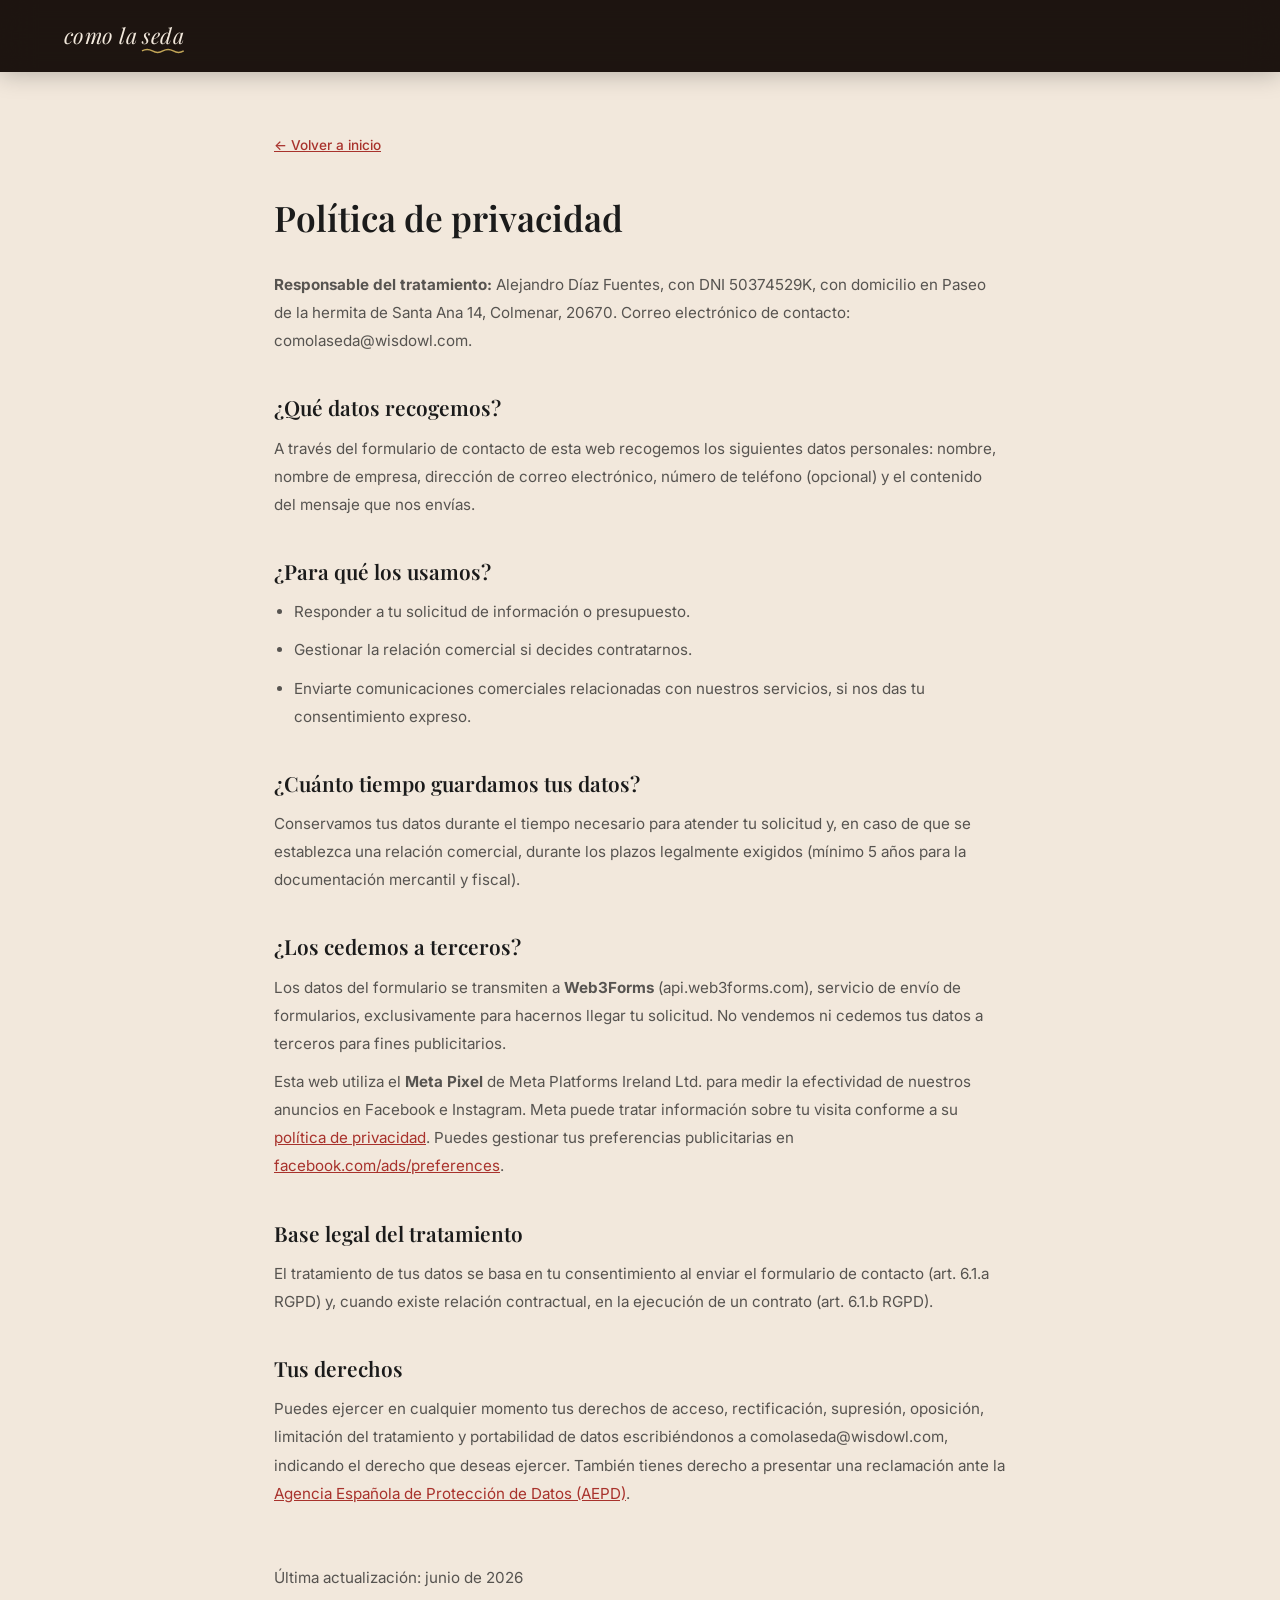
<file: privacidad.html>
<!DOCTYPE html>
<html lang="es">
<head>
<meta charset="UTF-8">
<meta name="viewport" content="width=device-width, initial-scale=1.0">
<meta name="description" content="Política de privacidad de Como la Seda: cómo tratamos tus datos cuando nos contactas o navegas por wisdowl.com.">
<title>Política de privacidad — Como la Seda</title>
<link rel="canonical" href="https://wisdowl.com/privacidad.html">
<link rel="icon" type="image/png" href="favicon.png">
<link rel="preconnect" href="https://fonts.googleapis.com">
<link rel="preconnect" href="https://fonts.gstatic.com" crossorigin>
<link href="https://fonts.googleapis.com/css2?family=Playfair+Display:ital,wght@0,400;0,600;0,700;1,400;1,600&family=Inter:wght@300;400;500;600&display=swap" rel="stylesheet">
<link rel="stylesheet" href="styles.css?v=2">
<style>
.priv-wrap{max-width:780px;margin:0 auto;padding:calc(var(--hh) + 60px) 24px 80px}
.priv-wrap h1{font-family:var(--serif);font-size:2.2rem;font-weight:600;margin-bottom:32px;line-height:1.2}
.priv-wrap h2{font-family:var(--serif);font-size:1.3rem;font-weight:600;margin:36px 0 10px;color:var(--dark)}
.priv-wrap p,.priv-wrap li{font-size:.95rem;color:rgba(27,27,27,.72);line-height:1.85;margin-bottom:10px}
.priv-wrap ul{padding-left:20px;list-style:disc;margin-bottom:10px}
.priv-wrap a{color:var(--red);text-decoration:underline}
.priv-back{display:inline-flex;align-items:center;gap:6px;margin-bottom:40px;font-size:.85rem;color:var(--gold);font-weight:500}
.priv-updated{margin-top:56px;font-size:.78rem;color:rgba(27,27,27,.35)}
</style>
</head>
<body>

<header id="hdr" class="on">
  <div class="wrap">
    <a href="index.html" class="hdr-logo logo-wrap" aria-label="Como la Seda — volver a inicio">
      como la <span class="seda-inner">seda<svg class="seda-wave" viewBox="0 0 56 8" fill="none" preserveAspectRatio="none"><path d="M0,4 Q7,0 14,4 Q21,8 28,4 Q35,0 42,4 Q49,8 56,4" stroke="#C2A557" stroke-width="1.9" fill="none"/></svg></span>
    </a>
  </div>
</header>

<div class="priv-wrap">
  <a href="index.html" class="priv-back">← Volver a inicio</a>
  <h1>Política de privacidad</h1>

  <p><strong>Responsable del tratamiento:</strong> Alejandro Díaz Fuentes, con DNI 50374529K, con domicilio en Paseo de la hermita de Santa Ana 14, Colmenar, 20670. Correo electrónico de contacto: comolaseda@wisdowl.com.</p>

  <h2>¿Qué datos recogemos?</h2>
  <p>A través del formulario de contacto de esta web recogemos los siguientes datos personales: nombre, nombre de empresa, dirección de correo electrónico, número de teléfono (opcional) y el contenido del mensaje que nos envías.</p>

  <h2>¿Para qué los usamos?</h2>
  <ul>
    <li>Responder a tu solicitud de información o presupuesto.</li>
    <li>Gestionar la relación comercial si decides contratarnos.</li>
    <li>Enviarte comunicaciones comerciales relacionadas con nuestros servicios, si nos das tu consentimiento expreso.</li>
  </ul>

  <h2>¿Cuánto tiempo guardamos tus datos?</h2>
  <p>Conservamos tus datos durante el tiempo necesario para atender tu solicitud y, en caso de que se establezca una relación comercial, durante los plazos legalmente exigidos (mínimo 5 años para la documentación mercantil y fiscal).</p>

  <h2>¿Los cedemos a terceros?</h2>
  <p>Los datos del formulario se transmiten a <strong>Web3Forms</strong> (api.web3forms.com), servicio de envío de formularios, exclusivamente para hacernos llegar tu solicitud. No vendemos ni cedemos tus datos a terceros para fines publicitarios.</p>
  <p>Esta web utiliza el <strong>Meta Pixel</strong> de Meta Platforms Ireland Ltd. para medir la efectividad de nuestros anuncios en Facebook e Instagram. Meta puede tratar información sobre tu visita conforme a su <a href="https://www.facebook.com/privacy/policy/" target="_blank" rel="noopener noreferrer">política de privacidad</a>. Puedes gestionar tus preferencias publicitarias en <a href="https://www.facebook.com/ads/preferences" target="_blank" rel="noopener noreferrer">facebook.com/ads/preferences</a>.</p>

  <h2>Base legal del tratamiento</h2>
  <p>El tratamiento de tus datos se basa en tu consentimiento al enviar el formulario de contacto (art. 6.1.a RGPD) y, cuando existe relación contractual, en la ejecución de un contrato (art. 6.1.b RGPD).</p>

  <h2>Tus derechos</h2>
  <p>Puedes ejercer en cualquier momento tus derechos de acceso, rectificación, supresión, oposición, limitación del tratamiento y portabilidad de datos escribiéndonos a comolaseda@wisdowl.com, indicando el derecho que deseas ejercer. También tienes derecho a presentar una reclamación ante la <a href="https://www.aepd.es" target="_blank" rel="noopener noreferrer">Agencia Española de Protección de Datos (AEPD)</a>.</p>

  <p class="priv-updated">Última actualización: junio de 2026</p>
</div>

</body>
</html>
</file>
<file: styles.css>
/* ─── Variables ─── */
:root {
  --red:    #A8322C;
  --cream:  #F2E8DC;
  --dark:   #1B1B1B;
  --gold:   #C2A557;
  --gold-l: #D4BB7A;
  --serif:  'Playfair Display', Georgia, serif;
  --sans:   'Inter', system-ui, sans-serif;
  --max:    1200px;
  --hh:     72px;
  --ease:   0.3s ease;
}

/* ─── Reset ─── */
*,*::before,*::after{box-sizing:border-box;margin:0;padding:0}
html{scroll-behavior:smooth}
body{font-family:var(--sans);color:var(--dark);background:var(--cream);line-height:1.6;overflow-x:hidden}
img{display:block;max-width:100%}
a{color:inherit;text-decoration:none}
ul{list-style:none}
button{cursor:pointer;border:none;background:none;font-family:inherit}

/* ─── Utils ─── */
.wrap{max-width:var(--max);margin:0 auto;padding:0 24px}

.label{
  font-size:.72rem;font-weight:600;letter-spacing:.16em;
  text-transform:uppercase;color:var(--gold);margin-bottom:10px;
  display:block;
}
.title{
  font-family:var(--serif);font-size:clamp(2rem,4vw,3rem);
  font-weight:600;line-height:1.2;color:var(--dark);
}
.divider{
  display:flex;align-items:center;gap:12px;
  max-width:180px;margin:20px auto 0;
}
.divider::before,.divider::after{
  content:'';flex:1;height:1px;background:var(--gold);opacity:.35;
}
.divider-dot{width:5px;height:5px;border-radius:50%;background:var(--gold);flex-shrink:0}

.btn{
  display:inline-flex;align-items:center;gap:8px;
  padding:14px 32px;font-family:var(--sans);font-size:.85rem;
  font-weight:600;letter-spacing:.06em;text-transform:uppercase;
  transition:all var(--ease);cursor:pointer;border:none;
}
.btn-gold{background:var(--gold);color:var(--dark)}
.btn-gold:hover{background:var(--gold-l);transform:translateY(-2px);box-shadow:0 8px 24px rgba(194,165,87,.3)}
.btn-outline{border:2px solid var(--cream);color:var(--cream)}
.btn-outline:hover{background:var(--cream);color:var(--dark)}

/* ─── Logo ─── */
.logo-wrap{font-family:var(--serif);font-style:italic;font-weight:400;letter-spacing:.02em;line-height:1}
.seda-inner{position:relative;display:inline-block}
.seda-wave{position:absolute;bottom:-7px;left:0;width:100%;overflow:visible;pointer-events:none}

/* ─── Header ─── */
#hdr{
  position:fixed;top:0;left:0;right:0;z-index:100;height:var(--hh);
  display:flex;align-items:center;
  transition:background var(--ease),box-shadow var(--ease);
}
#hdr.on{
  background:rgba(20,12,8,.96);backdrop-filter:blur(16px);
  box-shadow:0 2px 24px rgba(0,0,0,.25);
}
#hdr .wrap{display:flex;align-items:center;justify-content:space-between;width:100%}
.hdr-logo{font-size:1.35rem;color:var(--cream)}
.hdr-right{display:flex;align-items:center;gap:20px}

.hdr-nav{display:flex;align-items:center;gap:24px}
.hdr-nav-link{
  font-size:.78rem;font-weight:500;letter-spacing:.08em;
  text-transform:uppercase;color:rgba(242,232,220,.6);
  transition:color var(--ease);
}
.hdr-nav-link:hover{color:var(--cream)}

.lang{display:flex;align-items:center;gap:3px}
.lang-btn{
  padding:4px 9px;font-size:.75rem;font-weight:500;letter-spacing:.09em;
  color:rgba(242,232,220,.5);transition:color var(--ease);border-radius:2px;
}
.lang-btn.on{color:var(--gold);font-weight:700}
.lang-btn:hover:not(.on){color:var(--cream)}
.lang-sep{color:rgba(242,232,220,.2);font-size:.7rem}

.hdr-cta{padding:10px 22px;font-size:.78rem}

/* ─── Hero ─── */
#hero{
  position:relative;min-height:100vh;display:flex;
  align-items:center;justify-content:center;text-align:center;
  overflow:hidden;background:#140c08;
}
.hero-bg{
  position:absolute;inset:0;
  background:url('https://images.unsplash.com/photo-1607082348824-0a96f2a4b9da?w=1800&q=75&fit=crop') center/cover no-repeat;
  opacity:.22;transform:scale(1.06);transition:transform 9s ease,opacity .6s ease;
}
.hero-bg.rdy{transform:scale(1)}
.hero-veil{
  position:absolute;inset:0;
  background:linear-gradient(to bottom,rgba(20,12,8,.55) 0%,rgba(20,12,8,.3) 45%,rgba(20,12,8,.72) 100%);
}
.hero-body{
  position:relative;z-index:2;max-width:820px;
  padding:calc(var(--hh) + 60px) 24px 80px;
}
.hero-logo{font-size:clamp(2.8rem,7vw,5.2rem);color:var(--cream);margin-bottom:32px}
.hero-tag{
  font-size:.78rem;font-weight:500;letter-spacing:.22em;
  text-transform:uppercase;color:var(--gold);margin-bottom:22px;display:block;
}
.hero-h1{
  font-family:var(--serif);font-size:clamp(2.6rem,6.5vw,5rem);
  font-weight:700;line-height:1.08;color:var(--cream);margin-bottom:22px;
}
.hero-sub{
  font-size:clamp(.95rem,2vw,1.15rem);font-weight:300;
  color:rgba(242,232,220,.8);max-width:540px;margin:0 auto 40px;line-height:1.75;
}
.hero-arrow{
  position:absolute;bottom:30px;left:50%;transform:translateX(-50%);
  z-index:2;color:rgba(242,232,220,.4);animation:bob 2.2s ease-in-out infinite;
}
@keyframes bob{0%,100%{transform:translateX(-50%) translateY(0)}50%{transform:translateX(-50%) translateY(7px)}}

/* ─── Regalos (cards ventajas) ─── */
#regalos{background:var(--cream);padding:100px 0}
.regalos-head{text-align:center;margin-bottom:60px}
.porq-grid{display:grid;grid-template-columns:repeat(3,1fr);gap:32px}
.porq-card{
  background:#fff;padding:48px 32px;text-align:center;
  position:relative;transition:transform var(--ease),box-shadow var(--ease);
  border-bottom:3px solid transparent;
}
.porq-card::after{
  content:'';position:absolute;bottom:-3px;left:0;
  width:0;height:3px;background:var(--gold);transition:width .5s ease;
}
.porq-card:hover::after{width:100%}
.porq-card:hover{transform:translateY(-5px);box-shadow:0 20px 48px rgba(0,0,0,.08)}
.porq-icon{
  width:62px;height:62px;border-radius:50%;background:rgba(168,50,44,.08);
  display:flex;align-items:center;justify-content:center;margin:0 auto 22px;
}
.porq-icon svg{width:26px;height:26px;stroke:var(--red);fill:none;stroke-width:1.6;stroke-linecap:round;stroke-linejoin:round}
.porq-card h3{font-family:var(--serif);font-size:1.35rem;font-weight:600;color:var(--dark);margin-bottom:12px}
.porq-card p{font-size:.92rem;color:rgba(27,27,27,.68);line-height:1.75}

/* ─── Suministros ─── */
#suministros{
  background-color:#f7f1e9;
  background-image:linear-gradient(rgba(247,241,233,.88),rgba(247,241,233,.88)),
    url('https://images.unsplash.com/photo-1586528116311-ad8dd3c8310d?w=1800&q=60&fit=crop');
  background-size:cover;background-position:center;
  padding:100px 0;
}
.sumi-head{text-align:center;margin-bottom:60px}
.sumi-sub{max-width:580px;margin:20px auto 0;color:rgba(27,27,27,.65);font-size:.97rem;line-height:1.75}
.sumi-steps{display:grid;grid-template-columns:repeat(3,1fr);gap:32px;margin-bottom:40px}
.sumi-step{background:#fff;padding:40px 28px;text-align:center;transition:transform var(--ease),box-shadow var(--ease)}
.sumi-step:hover{transform:translateY(-5px);box-shadow:0 20px 48px rgba(0,0,0,.08)}
.sumi-num{
  width:52px;height:52px;border-radius:50%;
  background:rgba(168,50,44,.08);border:2px solid rgba(168,50,44,.2);
  display:flex;align-items:center;justify-content:center;margin:0 auto 20px;
  font-family:var(--serif);font-size:1.4rem;font-weight:600;color:var(--red);
}
.sumi-step h3{font-family:var(--serif);font-size:1.2rem;font-weight:600;color:var(--dark);margin-bottom:10px}
.sumi-step p{font-size:.9rem;color:rgba(27,27,27,.65);line-height:1.75}
.sumi-note{text-align:center;font-size:.82rem;color:rgba(27,27,27,.5);margin-bottom:36px}
.sumi-cta{text-align:center}

/* ─── Revende ─── */
#revende{
  background-color:var(--cream);
  background-image:linear-gradient(rgba(242,232,220,.85),rgba(242,232,220,.85)),
    url('https://images.unsplash.com/photo-1441986300917-64674bd600d8?w=1800&q=60&fit=crop');
  background-size:cover;background-position:center;
  padding:100px 0;
}
.rev-head{text-align:center;margin-bottom:60px}
.rev-sub{max-width:600px;margin:20px auto 0;color:rgba(27,27,27,.65);font-size:.97rem;line-height:1.75}
.rev-grid{display:grid;grid-template-columns:repeat(3,1fr);gap:32px;margin-bottom:52px}
.rev-cta{text-align:center}

/* ─── Catálogo ─── */
#cat{background:var(--dark);padding:100px 0}
.cat-head{text-align:center;margin-bottom:16px}
.cat-head .title{color:var(--cream)}
.cat-note{
  text-align:center;color:rgba(242,232,220,.55);font-size:.9rem;
  max-width:580px;margin:18px auto 44px;line-height:1.7;
}
.cat-grid{display:grid;grid-template-columns:repeat(12,1fr);grid-template-rows:auto auto;gap:14px}
.cat-item{position:relative;overflow:hidden;cursor:default}
.cat-item:nth-child(1){grid-column:span 5;grid-row:1}
.cat-item:nth-child(2){grid-column:span 7;grid-row:1}
.cat-item:nth-child(3){grid-column:span 4;grid-row:2}
.cat-item:nth-child(4){grid-column:span 4;grid-row:2}
.cat-item:nth-child(5){grid-column:span 4;grid-row:2}
.cat-item img{
  width:100%;height:100%;object-fit:cover;min-height:240px;
  transition:transform .65s ease;
}
.cat-item:hover img{transform:scale(1.07)}
.cat-veil{
  position:absolute;inset:0;
  background:linear-gradient(to top,rgba(20,12,8,.9) 0%,rgba(20,12,8,.1) 60%);
  display:flex;align-items:flex-end;padding:22px;
  transition:background var(--ease);
}
.cat-item:hover .cat-veil{background:linear-gradient(to top,rgba(168,50,44,.88) 0%,rgba(168,50,44,.15) 65%)}
.cat-name{font-family:var(--serif);font-size:1.15rem;font-weight:600;color:var(--cream)}
.cat-cta{text-align:center;margin-top:52px}
.cat-proc{
  color:rgba(242,232,220,.35);font-size:.76rem;letter-spacing:.08em;
  text-transform:uppercase;margin-bottom:24px;
}

/* ─── Quién está detrás ─── */
#quien{background:var(--dark);padding:100px 0}
.who-inner{display:grid;grid-template-columns:280px 1fr;gap:72px;align-items:center}
.who-photo{display:flex;justify-content:center}
.who-photo-placeholder{
  width:220px;height:220px;border-radius:50%;
  background:rgba(194,165,87,.12);border:3px solid var(--gold);
  display:flex;align-items:center;justify-content:center;
  font-family:var(--serif);font-size:4rem;font-weight:600;color:var(--gold);
  flex-shrink:0;
}
.who-photo-img{width:220px;height:220px;border-radius:50%;object-fit:cover;border:3px solid var(--gold)}
.who-text .title{color:var(--cream);margin-bottom:20px}
.who-text .label{margin-bottom:12px}
.who-p{color:rgba(242,232,220,.68);font-size:.97rem;line-height:1.8;margin-bottom:16px}
.who-text .btn{margin-top:12px}

/* ─── Contacto ─── */
#cta{background:var(--dark);padding:100px 0;border-top:1px solid rgba(255,255,255,.07)}
.cta-inner{display:grid;grid-template-columns:1fr 1.6fr;gap:72px;align-items:start}
.cta-info .title{color:var(--cream);margin-bottom:14px}
.cta-sub{color:rgba(242,232,220,.58);font-size:.97rem;line-height:1.75;margin-bottom:36px}
.cta-detail{display:flex;align-items:flex-start;gap:12px;color:rgba(242,232,220,.72);font-size:.88rem;margin-bottom:12px}
.cta-detail svg{width:17px;height:17px;stroke:var(--gold);fill:none;stroke-width:1.6;flex-shrink:0;margin-top:2px}
.cta-detail a{color:inherit}

.cta-right{display:flex;flex-direction:column;align-items:stretch;gap:20px}
.btn-wa-big{
  display:flex;align-items:center;justify-content:center;gap:14px;
  padding:20px 36px;background:#25D366;color:#fff;
  font-family:var(--sans);font-size:1rem;font-weight:600;
  letter-spacing:.04em;transition:all var(--ease);
}
.btn-wa-big:hover{background:#1ebe5d;transform:translateY(-2px);box-shadow:0 8px 28px rgba(37,211,102,.35)}
.cta-email-toggle{
  font-size:.82rem;color:rgba(242,232,220,.4);text-decoration:underline;
  background:none;border:none;cursor:pointer;padding:0;text-align:left;
  transition:color var(--ease);font-family:var(--sans);
}
.cta-email-toggle:hover{color:rgba(242,232,220,.75)}
.email-form-wrap{width:100%}

.cform{background:rgba(255,255,255,.04);border:1px solid rgba(255,255,255,.08);padding:44px}
.frow{display:grid;grid-template-columns:1fr 1fr;gap:18px}
.fg{margin-bottom:18px}
.fg label{
  display:block;font-size:.72rem;font-weight:500;letter-spacing:.09em;
  text-transform:uppercase;color:rgba(242,232,220,.5);margin-bottom:8px;
}
.fg input,.fg textarea,.fg select{
  width:100%;padding:13px 16px;background:rgba(255,255,255,.06);
  border:1px solid rgba(255,255,255,.12);color:var(--cream);
  font-family:var(--sans);font-size:.92rem;transition:border-color var(--ease);
  outline:none;-webkit-appearance:none;appearance:none;border-radius:0;
}
.fg input::placeholder,.fg textarea::placeholder{color:rgba(242,232,220,.25)}
.fg input:focus,.fg textarea:focus,.fg select:focus{border-color:var(--gold)}
.fg textarea{min-height:110px;resize:vertical}
.fg select{
  background-image:url("data:image/svg+xml,%3Csvg xmlns='http://www.w3.org/2000/svg' width='11' height='7' viewBox='0 0 11 7'%3E%3Cpath d='M1 1l4.5 4.5L10 1' stroke='%23C2A557' stroke-width='1.5' fill='none' stroke-linecap='round'/%3E%3C/svg%3E");
  background-repeat:no-repeat;background-position:right 14px center;padding-right:38px;
  cursor:pointer;
}
.fg select option{background:var(--dark);color:var(--cream)}
.fsub{width:100%;padding:17px;font-size:.88rem}
.fnote{text-align:center;font-size:.72rem;color:rgba(242,232,220,.3);margin-top:10px}
.fsuccess{display:none;text-align:center;padding:52px 24px}
.fsuccess.on{display:block}
.fsuccess-ico{
  width:62px;height:62px;border-radius:50%;
  background:rgba(194,165,87,.12);border:2px solid var(--gold);
  display:flex;align-items:center;justify-content:center;margin:0 auto 22px;
}
.fsuccess-ico svg{width:26px;height:26px;stroke:var(--gold);fill:none;stroke-width:2.2}
.fsuccess h3{font-family:var(--serif);font-size:1.5rem;color:var(--cream);margin-bottom:10px}
.fsuccess p{color:rgba(242,232,220,.58);font-size:.92rem}

/* ─── Footer ─── */
footer{background:#0e0a08;padding:28px 0;border-top:1px solid rgba(255,255,255,.05)}
.ft-bot{display:flex;align-items:center;justify-content:space-between;flex-wrap:wrap;gap:14px}
.ft-logo{font-size:1.2rem;color:var(--cream)}
.ft-copy{font-size:.75rem;color:rgba(242,232,220,.28)}
.ft-links{display:flex;gap:20px;flex-wrap:wrap}
.ft-links a{font-size:.78rem;color:rgba(242,232,220,.4);transition:color var(--ease)}
.ft-links a:hover{color:var(--cream)}

/* ─── WhatsApp flotante ─── */
.wa-float{
  position:fixed;bottom:28px;right:28px;z-index:200;
  width:58px;height:58px;border-radius:50%;background:#25D366;
  display:flex;align-items:center;justify-content:center;color:#fff;
  box-shadow:0 4px 20px rgba(37,211,102,.45);
  opacity:0;transform:scale(.7);pointer-events:none;
  transition:opacity .3s ease,transform .3s ease,background .2s ease;
}
.wa-float.show{opacity:1;transform:scale(1);pointer-events:auto}
.wa-float:hover{background:#1ebe5d;box-shadow:0 6px 28px rgba(37,211,102,.55)}

/* ─── Fade-up ─── */
.fu{opacity:0;transform:translateY(28px);transition:opacity .7s ease,transform .7s ease}
.fu.in{opacity:1;transform:translateY(0)}
.fu:nth-child(2){transition-delay:.1s}
.fu:nth-child(3){transition-delay:.2s}
.fu:nth-child(4){transition-delay:.3s}
.fu:nth-child(5){transition-delay:.4s}

/* ─── Responsive ─── */
@media(max-width:1024px){
  .cat-item:nth-child(1){grid-column:span 6}
  .cat-item:nth-child(2){grid-column:span 6}
  .cat-item:nth-child(3),.cat-item:nth-child(4),.cat-item:nth-child(5){grid-column:span 4}
  .cta-inner{gap:44px}
  .who-inner{gap:44px}
}
@media(max-width:900px){
  .hdr-nav{display:none}
}
@media(max-width:768px){
  .hdr-cta{display:none}
  .porq-grid{grid-template-columns:1fr;max-width:460px;margin:0 auto}
  .sumi-steps{grid-template-columns:1fr}
  .rev-grid{grid-template-columns:1fr;max-width:460px;margin-left:auto;margin-right:auto}
  .cat-grid{grid-template-columns:1fr 1fr}
  .cat-item:nth-child(n){grid-column:span 1 !important;grid-row:auto !important}
  .who-inner{grid-template-columns:1fr;gap:36px;text-align:center}
  .who-photo{justify-content:center}
  .who-photo-placeholder{width:140px;height:140px;font-size:2.5rem}
  .who-photo-img{width:140px;height:140px}
  .who-text .btn{width:100%;justify-content:center}
  .cta-inner{grid-template-columns:1fr;gap:44px}
  .cform{padding:28px 20px}
  .frow{grid-template-columns:1fr}
  .ft-bot{flex-direction:column;gap:12px;text-align:center}
  .ft-links{flex-direction:column;align-items:center;gap:8px}
}
@media(max-width:480px){
  .cat-grid{grid-template-columns:1fr}
  .wa-float{bottom:16px;right:16px;width:52px;height:52px}
}
</file>
